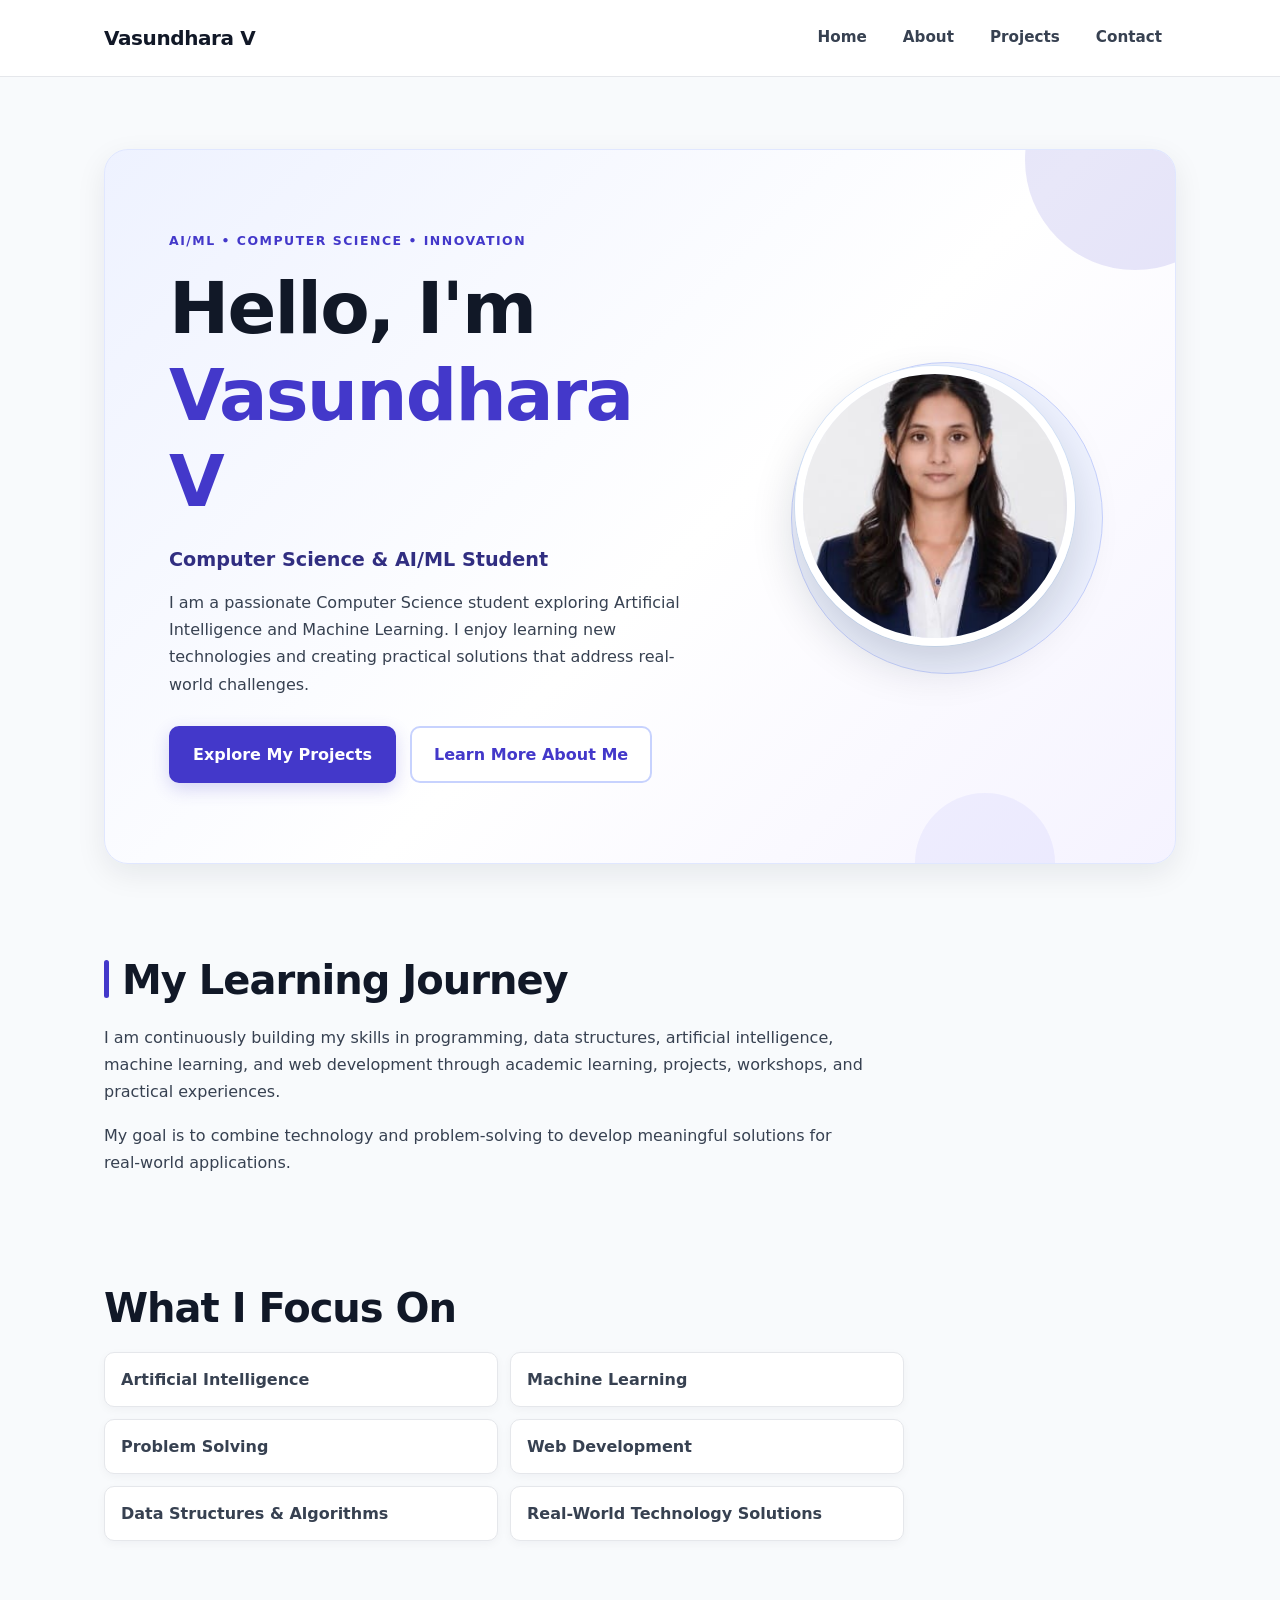
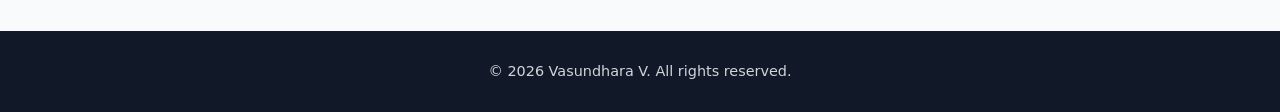
<file: index.html>
<!DOCTYPE html>
<html lang="en">
<head>
    <meta charset="UTF-8">

    <meta name="viewport" content="width=device-width, initial-scale=1.0">

    <meta name="description"
          content="Personal portfolio of Vasundhara V, a Computer Science and AI/ML student showcasing skills, projects, and experience.">

    <meta name="author" content="Vasundhara V">

    <title>Vasundhara V | Personal Portfolio</title>

   <link rel="stylesheet" href="css/portfolio.css">
</head>

<body>

    <!-- Skip link for keyboard and screen-reader users -->
    <a href="#main-content" class="skip-link">
        Skip to main content
    </a>

    <header>
        <nav aria-label="Main navigation">

            <a href="index.html" aria-current="page">
                Vasundhara V
            </a>

            <ul>
                <li><a href="index.html">Home</a></li>
                <li><a href="about.html">About</a></li>
                <li><a href="projects.html">Projects</a></li>
                <li><a href="contact.html">Contact</a></li>
            </ul>

        </nav>
    </header>

    <main id="main-content">

    <section class="hero" aria-labelledby="hero-heading">

        <div class="hero-content">

            <p class="hero-label">
                AI/ML • COMPUTER SCIENCE • INNOVATION
            </p>

            <h1 id="hero-heading">
                Hello, I'm <span>Vasundhara V</span>
            </h1>

            <p class="hero-role">
                Computer Science & AI/ML Student
            </p>

            <p>
                I am a passionate Computer Science student exploring
                Artificial Intelligence and Machine Learning. I enjoy
                learning new technologies and creating practical
                solutions that address real-world challenges.
            </p>

            <div class="hero-actions">
                <a href="projects.html">Explore My Projects</a>
                <a href="about.html" class="secondary-link">Learn More About Me</a>
            </div>

        </div>

        <div class="hero-visual">
            <img
                src="assets/profile.jpeg"
                alt="Portrait of Vasundhara V"
            >
        </div>

    </section>


    <section aria-labelledby="introduction-heading">

        <h2 id="introduction-heading">My Learning Journey</h2>

        <p>
            I am continuously building my skills in programming,
            data structures, artificial intelligence, machine learning,
            and web development through academic learning, projects,
            workshops, and practical experiences.
        </p>

        <p>
            My goal is to combine technology and problem-solving to
            develop meaningful solutions for real-world applications.
        </p>

    </section>


    <section aria-labelledby="focus-heading">

        <h2 id="focus-heading">What I Focus On</h2>

        <ul>
            <li>Artificial Intelligence</li>
            <li>Machine Learning</li>
            <li>Problem Solving</li>
            <li>Web Development</li>
            <li>Data Structures & Algorithms</li>
            <li>Real-World Technology Solutions</li>
        </ul>

    </section>

</main>

    <footer>
        <p>
            &copy; 2026 Vasundhara V. All rights reserved.
        </p>
    </footer>

</body>
</html>
</file>
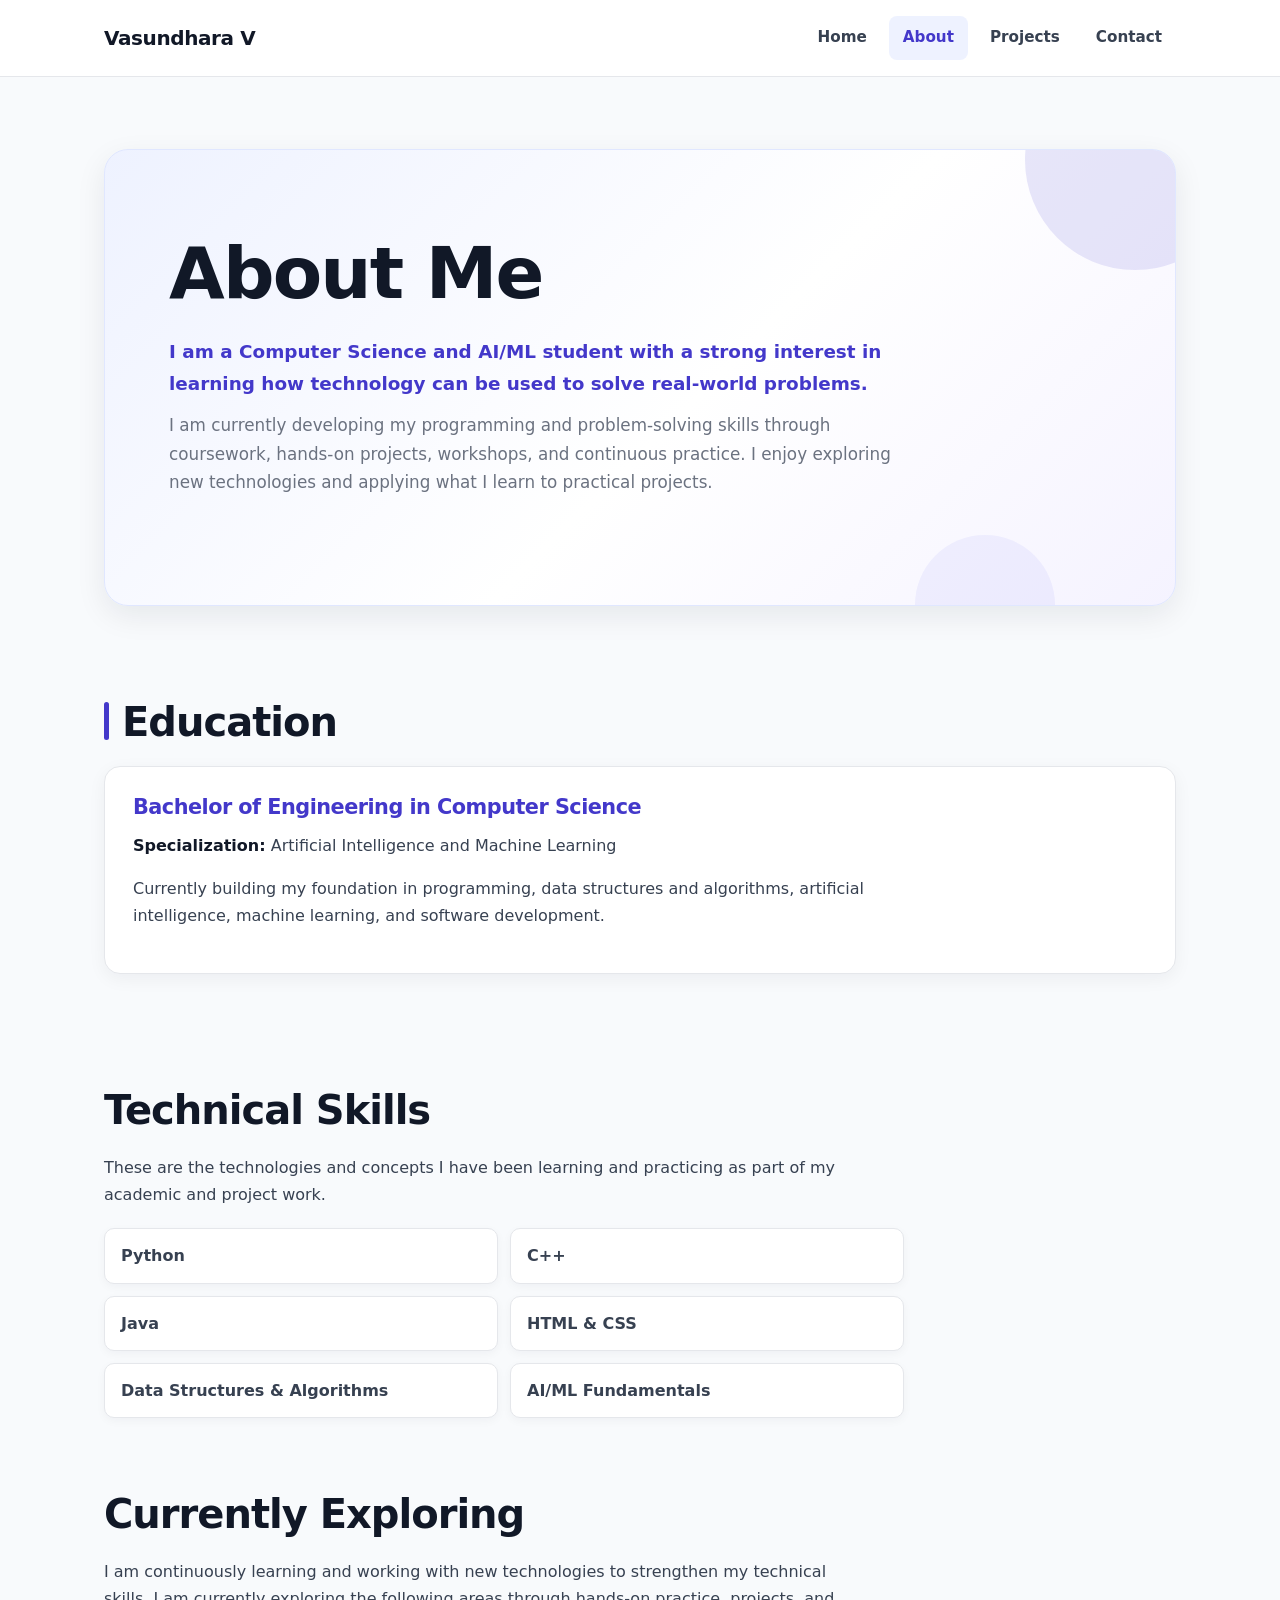
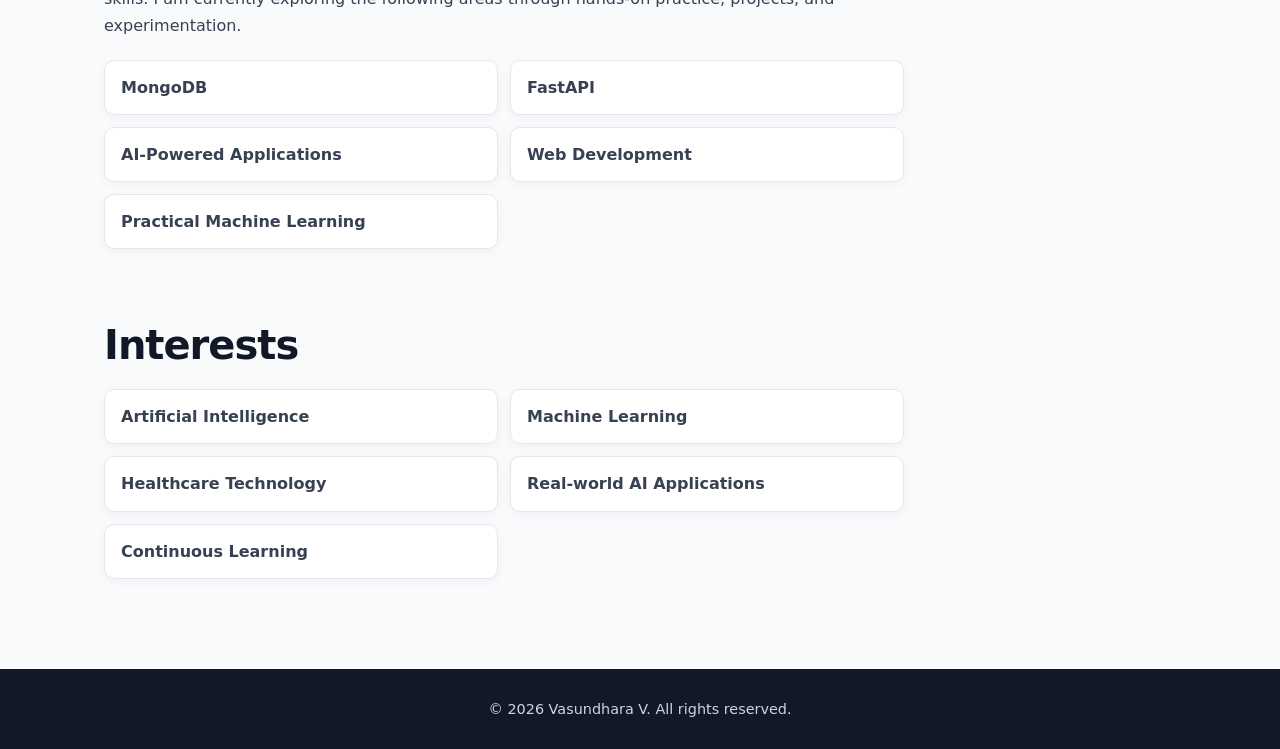
<file: about.html>
<!DOCTYPE html>
<html lang="en">

<head>
    <meta charset="UTF-8">

    <meta name="viewport" content="width=device-width, initial-scale=1.0">

    <meta name="description"
          content="Learn more about Vasundhara V, a Computer Science and AI/ML student, her education, interests, and technical skills.">

    <meta name="author" content="Vasundhara V">

    <title>About Me | Vasundhara V</title>

    <link rel="stylesheet" href="css/portfolio.css">
</head>

<body>

    <!-- Skip link for keyboard users -->
    <a href="#main-content" class="skip-link">
        Skip to main content
    </a>

    <header>

        <nav aria-label="Main navigation">

            <a href="index.html">
                Vasundhara V
            </a>

            <ul>
                <li>
                    <a href="index.html">Home</a>
                </li>

                <li>
                    <a href="about.html" aria-current="page">
                        About
                    </a>
                </li>

                <li>
                    <a href="projects.html">Projects</a>
                </li>

                <li>
                    <a href="contact.html">Contact</a>
                </li>
            </ul>

        </nav>

    </header>

    
<main id="main-content">

    <section aria-labelledby="about-heading">

        <h1 id="about-heading">About Me</h1>

        <p>
            I am a Computer Science and AI/ML student with a strong
            interest in learning how technology can be used to solve
            real-world problems.
        </p>

        <p>
            I am currently developing my programming and problem-solving
            skills through coursework, hands-on projects, workshops,
            and continuous practice. I enjoy exploring new technologies
            and applying what I learn to practical projects.
        </p>

    </section>


    <section aria-labelledby="education-heading">

        <h2 id="education-heading">Education</h2>

        <article>

            <h3>Bachelor of Engineering in Computer Science</h3>

            <p>
                <strong>Specialization:</strong>
                Artificial Intelligence and Machine Learning
            </p>

            <p>
                Currently building my foundation in programming,
                data structures and algorithms, artificial intelligence,
                machine learning, and software development.
            </p>

        </article>

    </section>


    <section aria-labelledby="skills-heading">

        <h2 id="skills-heading">Technical Skills</h2>

        <p>
            These are the technologies and concepts I have been learning
            and practicing as part of my academic and project work.
        </p>

        <ul>
            <li>Python</li>
            <li>C++</li>
            <li>Java</li>
            <li>HTML & CSS</li>
            <li>Data Structures & Algorithms</li>
            <li>AI/ML Fundamentals</li>
        </ul>

    </section>


    <section aria-labelledby="exploring-heading">

        <h2 id="exploring-heading">Currently Exploring</h2>

        <p>
            I am continuously learning and working with new technologies
            to strengthen my technical skills. I am currently exploring
            the following areas through hands-on practice, projects,
            and experimentation.
        </p>

        <ul>
            <li>MongoDB</li>
            <li>FastAPI</li>
            <li>AI-Powered Applications</li>
            <li>Web Development</li>
            <li>Practical Machine Learning</li>
        </ul>

    </section>


    <section aria-labelledby="interests-heading">

        <h2 id="interests-heading">Interests</h2>

        <ul>
            <li>Artificial Intelligence</li>
            <li>Machine Learning</li>
            <li>Healthcare Technology</li>
            <li>Real-world AI Applications</li>
            <li>Continuous Learning</li>
        </ul>

    </section>

</main>



    <footer>

        <p>
            &copy; 2026 Vasundhara V. All rights reserved.
        </p>

    </footer>

</body>

</html>
</file>
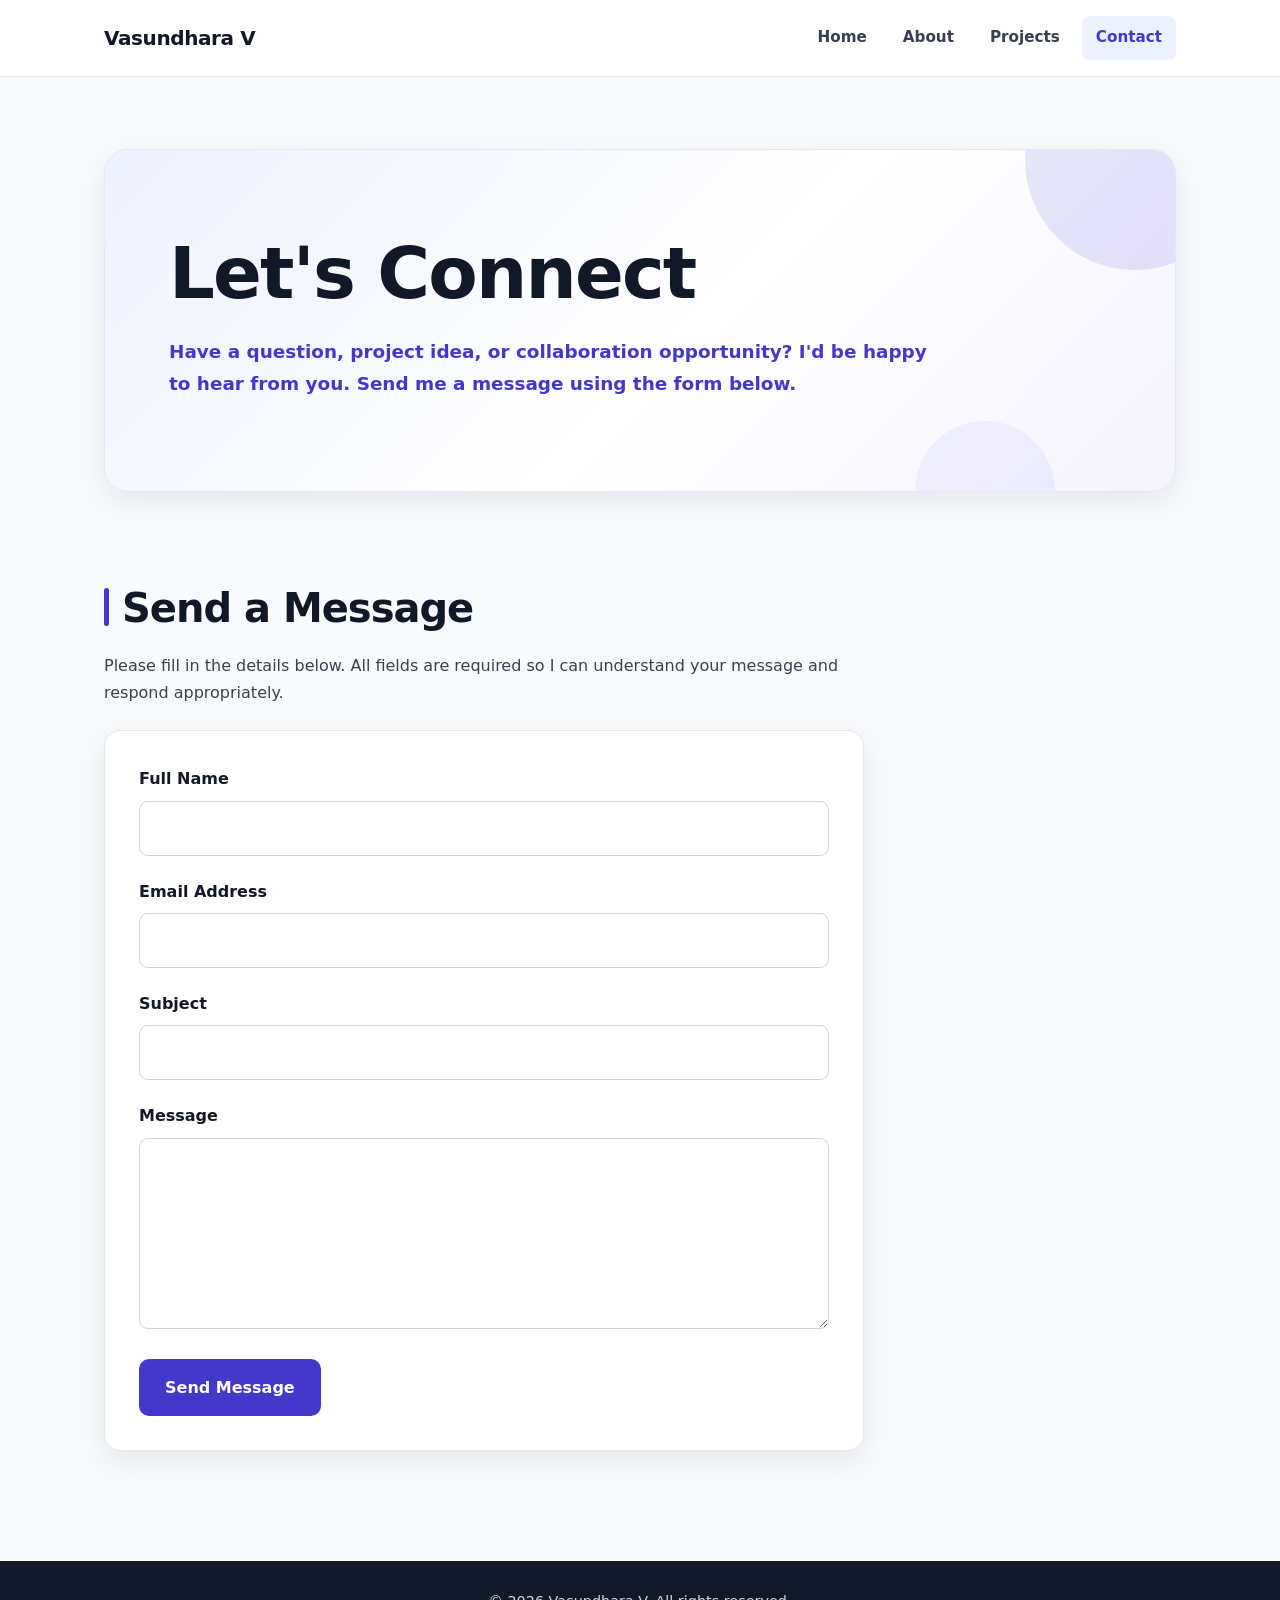
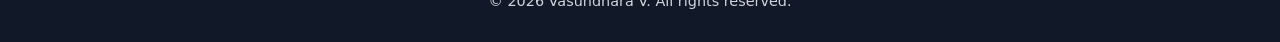
<file: contact.html>
<!DOCTYPE html>
<html lang="en">

<head>
    <meta charset="UTF-8">

    <meta name="viewport" content="width=device-width, initial-scale=1.0">

    <meta name="description"
          content="Contact Vasundhara V for professional and academic opportunities, collaboration, and project discussions.">

    <meta name="author" content="Vasundhara V">

    <title>Contact | Vasundhara V</title>

    <link rel="stylesheet" href="css/portfolio.css">
</head>

<body>

    <!-- Skip link for keyboard users -->
    <a href="#main-content" class="skip-link">
        Skip to main content
    </a>

    <header>

        <nav aria-label="Main navigation">

            <a href="index.html">
                Vasundhara V
            </a>

            <ul>
                <li>
                    <a href="index.html">Home</a>
                </li>

                <li>
                    <a href="about.html">About</a>
                </li>

                <li>
                    <a href="projects.html">Projects</a>
                </li>

                <li>
                    <a href="contact.html" aria-current="page">
                        Contact
                    </a>
                </li>
            </ul>

        </nav>

    </header>

    
<main id="main-content">

    <section aria-labelledby="contact-heading">

        <h1 id="contact-heading">Let's Connect</h1>

        <p>
            Have a question, project idea, or collaboration opportunity?
            I'd be happy to hear from you. Send me a message using the
            form below.
        </p>

    </section>

<section class="contact-form-section" aria-labelledby="form-heading">

    <h2 id="form-heading">Send a Message</h2>

    <p id="form-description" class="form-intro">
        Please fill in the details below. All fields are required
        so I can understand your message and respond appropriately.
    </p>

    <form
        action="https://formsubmit.co/vasundharavenkatesh04@gmail.com"
        method="POST"
        aria-describedby="form-description"
    >

        <input type="hidden"
               name="_subject"
               value="New Portfolio Contact Message">

        <input type="hidden"
               name="_template"
               value="table">

        <div>
            <label for="name">Full Name</label>
            <input
                type="text"
                id="name"
                name="name"
                autocomplete="name"
                required
            >
        </div>

        <div>
            <label for="email">Email Address</label>
            <input
                type="email"
                id="email"
                name="email"
                autocomplete="email"
                required
            >
        </div>

        <div>
            <label for="subject">Subject</label>
            <input
                type="text"
                id="subject"
                name="subject"
                required
            >
        </div>

        <div>
            <label for="message">Message</label>
            <textarea
                id="message"
                name="message"
                rows="6"
                required
            ></textarea>
        </div>

        <button type="submit">Send Message</button>

    </form>

</section>
    

</main>



    <footer>

        <p>
            &copy; 2026 Vasundhara V. All rights reserved.
        </p>

    </footer>

</body>

</html>
</file>
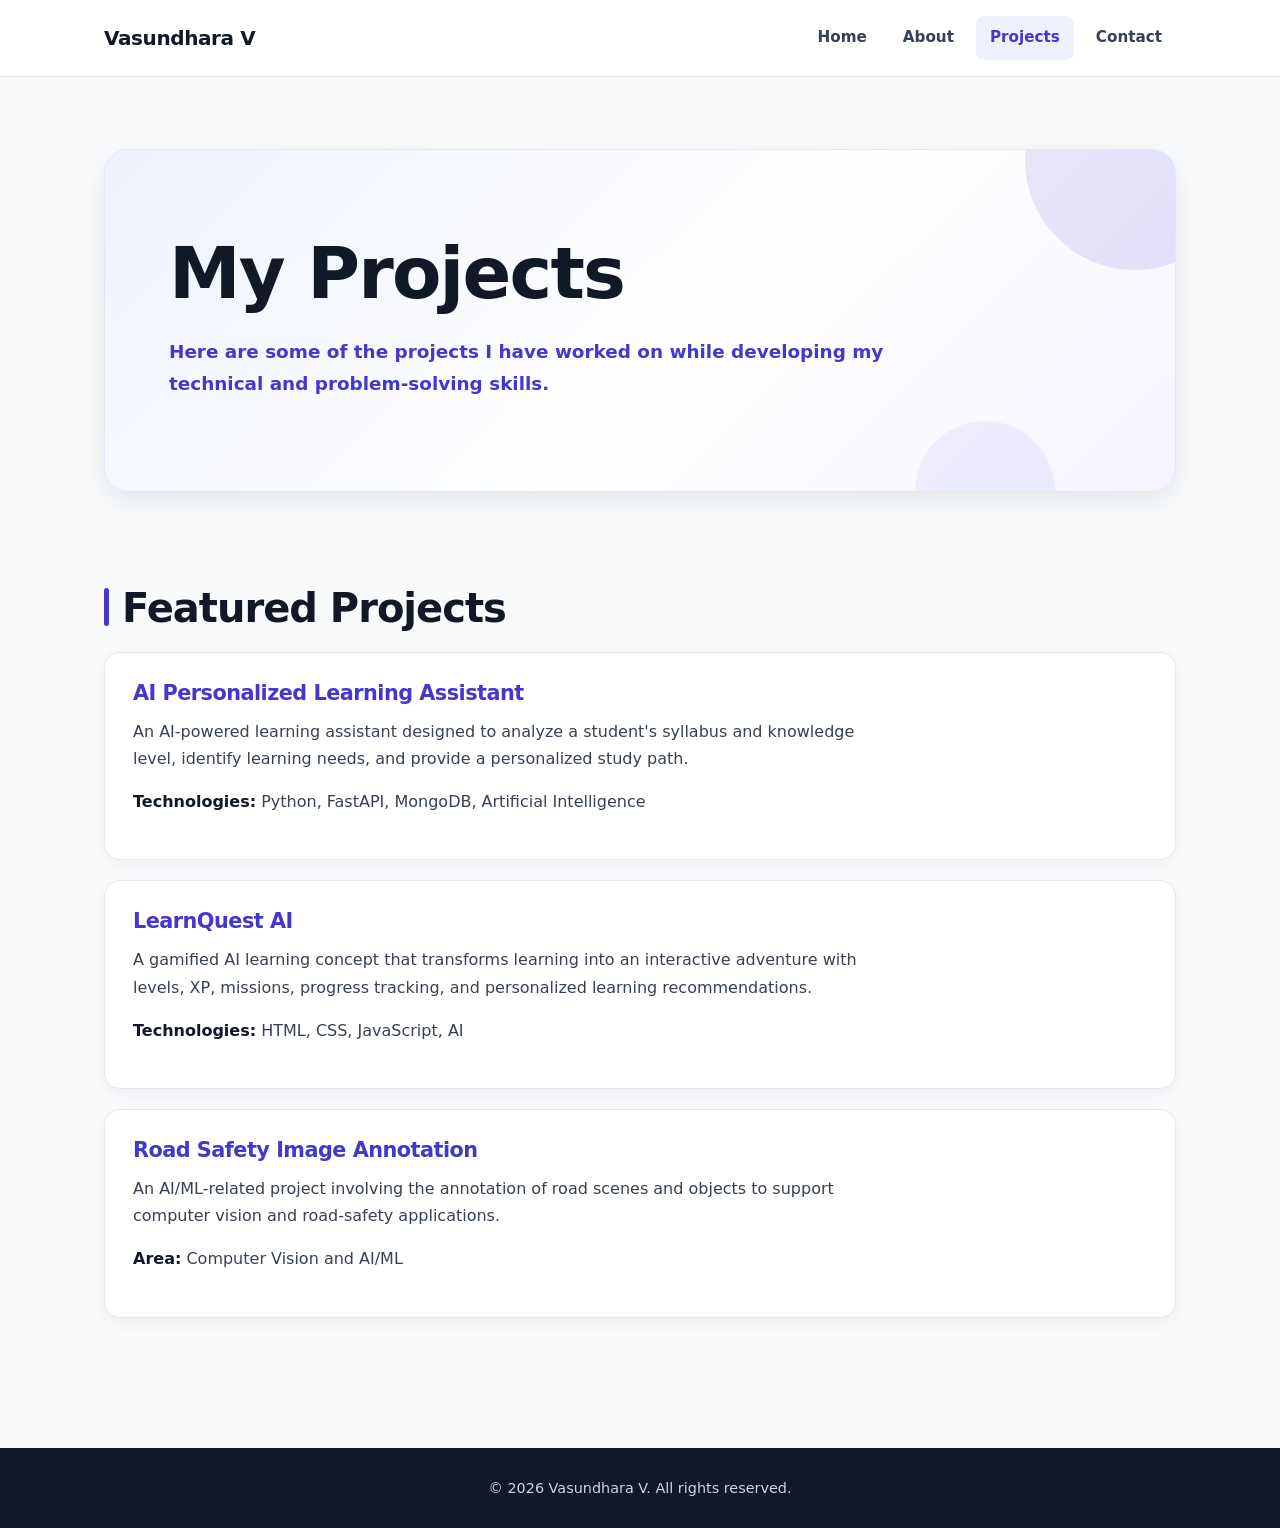
<file: projects.html>
<!DOCTYPE html>
<html lang="en">

<head>
    <meta charset="UTF-8">

    <meta name="viewport" content="width=device-width, initial-scale=1.0">

    <meta name="description"
          content="Explore projects developed by Vasundhara V, including AI, machine learning, and software development projects.">

    <meta name="author" content="Vasundhara V">

    <title>Projects | Vasundhara V</title>

    <link rel="stylesheet" href="css/portfolio.css">
</head>

<body>

    <!-- Skip link for keyboard users -->
    <a href="#main-content" class="skip-link">
        Skip to main content
    </a>

    <header>

        <nav aria-label="Main navigation">

            <a href="index.html">
                Vasundhara V
            </a>

            <ul>
                <li>
                    <a href="index.html">Home</a>
                </li>

                <li>
                    <a href="about.html">About</a>
                </li>

                <li>
                    <a href="projects.html" aria-current="page">
                        Projects
                    </a>
                </li>

                <li>
                    <a href="contact.html">Contact</a>
                </li>
            </ul>

        </nav>

    </header>

    <main id="main-content">

        <section aria-labelledby="projects-heading">

            <h1 id="projects-heading">
                My Projects
            </h1>

            <p>
                Here are some of the projects I have worked on
                while developing my technical and problem-solving skills.
            </p>

        </section>

        <section aria-labelledby="featured-projects-heading">

            <h2 id="featured-projects-heading">
                Featured Projects
            </h2>

            <article>

                <h3>
                    AI Personalized Learning Assistant
                </h3>

                <p>
                    An AI-powered learning assistant designed to
                    analyze a student's syllabus and knowledge level,
                    identify learning needs, and provide a
                    personalized study path.
                </p>

                <p>
                    <strong>Technologies:</strong>
                    Python, FastAPI, MongoDB, Artificial Intelligence
                </p>

            </article>

            <article>

                <h3>
                    LearnQuest AI
                </h3>

                <p>
                    A gamified AI learning concept that transforms
                    learning into an interactive adventure with
                    levels, XP, missions, progress tracking, and
                    personalized learning recommendations.
                </p>

                <p>
                    <strong>Technologies:</strong>
                    HTML, CSS, JavaScript, AI
                </p>

            </article>

            <article>

                <h3>
                    Road Safety Image Annotation
                </h3>

                <p>
                    An AI/ML-related project involving the annotation
                    of road scenes and objects to support computer
                    vision and road-safety applications.
                </p>

                <p>
                    <strong>Area:</strong>
                    Computer Vision and AI/ML
                </p>

            </article>

        </section>

    </main>

    <footer>

        <p>
            &copy; 2026 Vasundhara V. All rights reserved.
        </p>

    </footer>

</body>

</html>
</file>
<file: css/portfolio.css>
/* =========================================
   Vasundhara V - Professional Portfolio
   ========================================= */

:root {
    --primary: #4338ca;
    --primary-dark: #312e81;
    --primary-light: #eef2ff;
    --navy: #111827;
    --text: #374151;
    --muted: #6b7280;
    --background: #f8fafc;
    --surface: #ffffff;
    --border: #e5e7eb;
    --success: #047857;
    --focus: #f59e0b;

    --max-width: 1120px;
    --radius: 16px;
    --shadow: 0 10px 30px rgba(15, 23, 42, 0.08);
}


/* =========================================
   Base
   ========================================= */

* {
    box-sizing: border-box;
}

html {
    scroll-behavior: smooth;
}

body {
    margin: 0;
    font-family:
        Inter,
        ui-sans-serif,
        system-ui,
        -apple-system,
        BlinkMacSystemFont,
        "Segoe UI",
        sans-serif;

    line-height: 1.7;
    background: var(--background);
    color: var(--text);
}

img {
    max-width: 100%;
    height: auto;
}

a {
    color: var(--primary);
}

p {
    max-width: 760px;
}


/* =========================================
   Accessibility - Skip Link
   ========================================= */

.skip-link {
    position: absolute;
    top: -100px;
    left: 20px;

    padding: 12px 18px;

    background: var(--navy);
    color: #ffffff;

    text-decoration: none;
    font-weight: 700;

    border-radius: 8px;

    z-index: 9999;
}

.skip-link:focus {
    top: 20px;
}


/* =========================================
   Header & Navigation
   ========================================= */

header {
    position: sticky;
    top: 0;
    z-index: 1000;

    background: rgba(255, 255, 255, 0.96);

    border-bottom: 1px solid var(--border);

    backdrop-filter: blur(12px);
}

nav {
    max-width: var(--max-width);
    margin: 0 auto;

    min-height: 76px;
    padding: 16px 24px;

    display: flex;
    align-items: center;
    justify-content: space-between;

    gap: 30px;
}

nav > a {
    color: var(--navy);

    text-decoration: none;

    font-size: 1.25rem;
    font-weight: 800;

    letter-spacing: -0.02em;
}



nav ul {
    display: flex;
    align-items: center;

    gap: 8px;

    list-style: none;

    margin: 0;
    padding: 0;
}

nav ul a {
    display: inline-block;

    padding: 9px 14px;

    color: var(--text);

    text-decoration: none;

    font-size: 0.95rem;
    font-weight: 600;

    border-radius: 8px;

    transition:
        background-color 0.2s ease,
        color 0.2s ease;
}

nav ul a:hover {
    background: var(--primary-light);
    color: var(--primary);
}

nav ul a[aria-current="page"] {
    background: var(--primary-light);
    color: var(--primary);
}


/* =========================================
   Keyboard Focus
   ========================================= */

a:focus-visible,
button:focus-visible,
input:focus-visible,
textarea:focus-visible {
    outline: 3px solid var(--focus);
    outline-offset: 4px;
}


/* =========================================
   Main Layout
   ========================================= */

main {
    max-width: var(--max-width);

    margin: 0 auto;

    padding: 72px 24px 90px;
}

section {
    margin-bottom: 72px;
}

section:last-child {
    margin-bottom: 0;
}


/* =========================================
   Headings
   ========================================= */

h1,
h2,
h3 {
    color: var(--navy);

    line-height: 1.2;

    letter-spacing: -0.025em;
}

h1 {
    margin: 0 0 20px;

    font-size: clamp(2.5rem, 6vw, 4.5rem);
}

h2 {
    margin: 0 0 20px;

    font-size: clamp(1.8rem, 4vw, 2.5rem);
}

h3 {
    margin: 0 0 12px;

    font-size: 1.3rem;
}

p {
    margin-top: 0;
}


/* =========================================
   Home / Hero Section
   ========================================= */

main > section:first-child {
    position: relative;

    padding: 80px 64px;

    background:
        linear-gradient(
            135deg,
            #eef2ff 0%,
            #ffffff 55%,
            #f5f3ff 100%
        );

    border: 1px solid #e0e7ff;

    border-radius: 24px;

    box-shadow: var(--shadow);

    overflow: hidden;
}

main > section:first-child::before {
    content: "";

    position: absolute;

    width: 220px;
    height: 220px;

    top: -100px;
    right: -70px;

    background: rgba(67, 56, 202, 0.12);

    border-radius: 50%;
}

main > section:first-child::after {
    content: "";

    position: absolute;

    width: 140px;
    height: 140px;

    bottom: -70px;
    right: 120px;

    background: rgba(99, 102, 241, 0.08);

    border-radius: 50%;
}

main > section:first-child h1,
main > section:first-child p,
main > section:first-child a {
    position: relative;
    z-index: 1;
}

main > section:first-child h1 {
    max-width: 800px;
}

main > section:first-child > p:first-of-type {
    color: var(--primary);

    font-size: 1.15rem;
    font-weight: 700;

    margin-bottom: 12px;
}

main > section:first-child > p:nth-of-type(2) {
    color: var(--muted);

    font-size: 1.05rem;

    margin-bottom: 28px;
}


/* =========================================
   Buttons / CTA
   ========================================= */

main > section:first-child a {
    display: inline-flex;
    align-items: center;
    justify-content: center;

    padding: 13px 22px;

    background: var(--primary);
    color: #ffffff;

    border: 2px solid var(--primary);

    border-radius: 10px;

    text-decoration: none;

    font-weight: 700;

    box-shadow: 0 6px 18px rgba(67, 56, 202, 0.2);

    transition:
        transform 0.2s ease,
        background-color 0.2s ease,
        box-shadow 0.2s ease;
}

main > section:first-child a:hover {
    background: var(--primary-dark);
    border-color: var(--primary-dark);

    transform: translateY(-2px);

    box-shadow: 0 10px 24px rgba(67, 56, 202, 0.25);
}


/* =========================================
   Introduction
   ========================================= */

main > section:nth-child(2) {
    padding: 20px 0;
}

main > section:nth-child(2) h2 {
    position: relative;

    padding-left: 18px;
}

main > section:nth-child(2) h2::before {
    content: "";

    position: absolute;

    left: 0;
    top: 4px;

    width: 5px;
    height: 80%;

    background: var(--primary);

    border-radius: 10px;
}


/* =========================================
   Cards / Articles
   ========================================= */

article {
    margin-bottom: 20px;

    padding: 28px;

    background: var(--surface);

    border: 1px solid var(--border);

    border-radius: var(--radius);

    box-shadow: 0 5px 18px rgba(15, 23, 42, 0.05);

    transition:
        transform 0.2s ease,
        box-shadow 0.2s ease,
        border-color 0.2s ease;
}

article:hover {
    transform: translateY(-4px);

    border-color: #c7d2fe;

    box-shadow: var(--shadow);
}

article h3 {
    color: var(--primary);
}

article strong {
    color: var(--navy);
}


/* =========================================
   Lists / Skills
   ========================================= */

section ul {
    max-width: 800px;

    margin: 20px 0 0;
    padding: 0;

    list-style: none;

    display: grid;
    grid-template-columns: repeat(2, minmax(0, 1fr));

    gap: 12px;
}

section li {
    padding: 13px 16px;

    background: var(--surface);

    border: 1px solid var(--border);

    border-radius: 10px;

    font-weight: 600;

    box-shadow: 0 3px 10px rgba(15, 23, 42, 0.04);
}


/* =========================================
   Contact Form
   ========================================= */

form {
    max-width: 760px;

    padding: 34px;

    background: var(--surface);

    border: 1px solid var(--border);

    border-radius: var(--radius);

    box-shadow: var(--shadow);
}

form div {
    margin-bottom: 22px;
}

label {
    display: block;

    margin-bottom: 8px;

    color: var(--navy);

    font-weight: 700;
}

input,
textarea {
    width: 100%;

    padding: 13px 15px;

    font: inherit;

    color: var(--navy);

    background: #ffffff;

    border: 1.5px solid #cbd5e1;

    border-radius: 9px;

    transition:
        border-color 0.2s ease,
        box-shadow 0.2s ease;
}

input:hover,
textarea:hover {
    border-color: #94a3b8;
}

input:focus,
textarea:focus {
    border-color: var(--primary);

    box-shadow: 0 0 0 4px rgba(67, 56, 202, 0.12);

    outline: none;
}

textarea {
    min-height: 150px;

    resize: vertical;
}

button {
    padding: 13px 24px;

    font: inherit;
    font-weight: 700;

    color: #ffffff;

    background: var(--primary);

    border: 2px solid var(--primary);

    border-radius: 10px;

    cursor: pointer;

    transition:
        background-color 0.2s ease,
        transform 0.2s ease;
}

button:hover {
    background: var(--primary-dark);

    border-color: var(--primary-dark);

    transform: translateY(-2px);
}


/* =========================================
   Footer
   ========================================= */

footer {
    padding: 28px 24px;

    text-align: center;

    background: var(--navy);

    color: #d1d5db;
}

footer p {
    margin: 0 auto;

    font-size: 0.9rem;
}

footer a {
    color: #ffffff;
}


/* =========================================
   Responsive Design
   ========================================= */

@media (max-width: 800px) {

    nav {
        flex-direction: column;

        padding: 18px 20px;

        gap: 12px;
    }

    nav ul {
        flex-wrap: wrap;

        justify-content: center;
    }

    main {
        padding: 45px 18px 65px;
    }

    main > section:first-child {
        padding: 55px 28px;
    }

    section ul {
        grid-template-columns: 1fr;
    }
}


@media (max-width: 520px) {

    nav ul {
        gap: 2px;
    }

    nav ul a {
        padding: 8px 9px;

        font-size: 0.88rem;
    }

    main > section:first-child {
        padding: 42px 22px;

        border-radius: 18px;
    }

    h1 {
        font-size: 2.4rem;
    }

    h2 {
        font-size: 1.8rem;
    }

    article {
        padding: 22px;
    }

    form {
        padding: 22px;
    }
}


/* =========================================
   Reduced Motion Accessibility
   ========================================= */

@media (prefers-reduced-motion: reduce) {

    html {
        scroll-behavior: auto;
    }

    *,
    *::before,
    *::after {
        transition-duration: 0.01ms !important;
        animation-duration: 0.01ms !important;
        animation-iteration-count: 1 !important;
    }
}
/* =========================================
   Professional Hero Layout
   ========================================= */

.hero {
    display: grid;
    grid-template-columns: 1.2fr 0.8fr;
    align-items: center;
    gap: 60px;
}

.hero-content {
    position: relative;
    z-index: 2;
}

.hero-label {
    color: var(--primary);
    font-size: 0.78rem;
    font-weight: 800;
    letter-spacing: 0.12em;
    margin-bottom: 14px;
}

.hero h1 span {
    color: var(--primary);
}

.hero-role {
    color: var(--primary-dark);
    font-size: 1.2rem;
    font-weight: 700;
    margin-bottom: 12px;
}


/* =========================================
   Profile Photo
   ========================================= */

.hero-visual {
    display: flex;
    justify-content: center;
    align-items: center;
    position: relative;
}

.hero-visual::before {
    content: "";
    position: absolute;

    width: 310px;
    height: 310px;

    border-radius: 50%;

    background: var(--primary-light);

    border: 1px solid #c7d2fe;

    transform: translate(12px, 12px);

    z-index: 0;
}

.hero-visual img {
    position: relative;
    z-index: 1;

    width: 280px;
    height: 280px;

    object-fit: cover;

    border-radius: 50%;

    border: 8px solid #ffffff;

    box-shadow:
        0 20px 45px rgba(15, 23, 42, 0.16),
        0 0 0 1px #dbeafe;

    transition:
        transform 0.3s ease,
        box-shadow 0.3s ease;
}

.hero-visual img:hover {
    transform: translateY(-5px);

    box-shadow:
        0 25px 55px rgba(15, 23, 42, 0.20),
        0 0 0 1px #c7d2fe;
}


/* =========================================
   Mobile Hero
   ========================================= */

@media (max-width: 800px) {

    .hero {
        grid-template-columns: 1fr;

        text-align: center;

        gap: 40px;
    }

    .hero-content p {
        margin-left: auto;
        margin-right: auto;
    }

    .hero-visual {
        order: -1;
    }

    .hero-visual::before {
        width: 260px;
        height: 260px;
    }

    .hero-visual img {
        width: 230px;
        height: 230px;
    }
}
/* Hero action buttons */

.hero-actions {
    display: flex;
    flex-wrap: wrap;
    gap: 14px;
    margin-top: 28px;
}

.hero-actions .secondary-link {
    background: #ffffff;
    color: var(--primary);
    border: 2px solid #c7d2fe;
    box-shadow: none;
}

.hero-actions .secondary-link:hover {
    background: var(--primary-light);
    color: var(--primary-dark);
    border-color: var(--primary);
}

@media (max-width: 520px) {
    .hero-actions {
        flex-direction: column;
    }

    .hero-actions a {
        width: 100%;
    }
}

/* Contact form introduction */

.form-intro {
    margin-bottom: 24px;
}

form {
    margin-top: 0;
}
</file>
